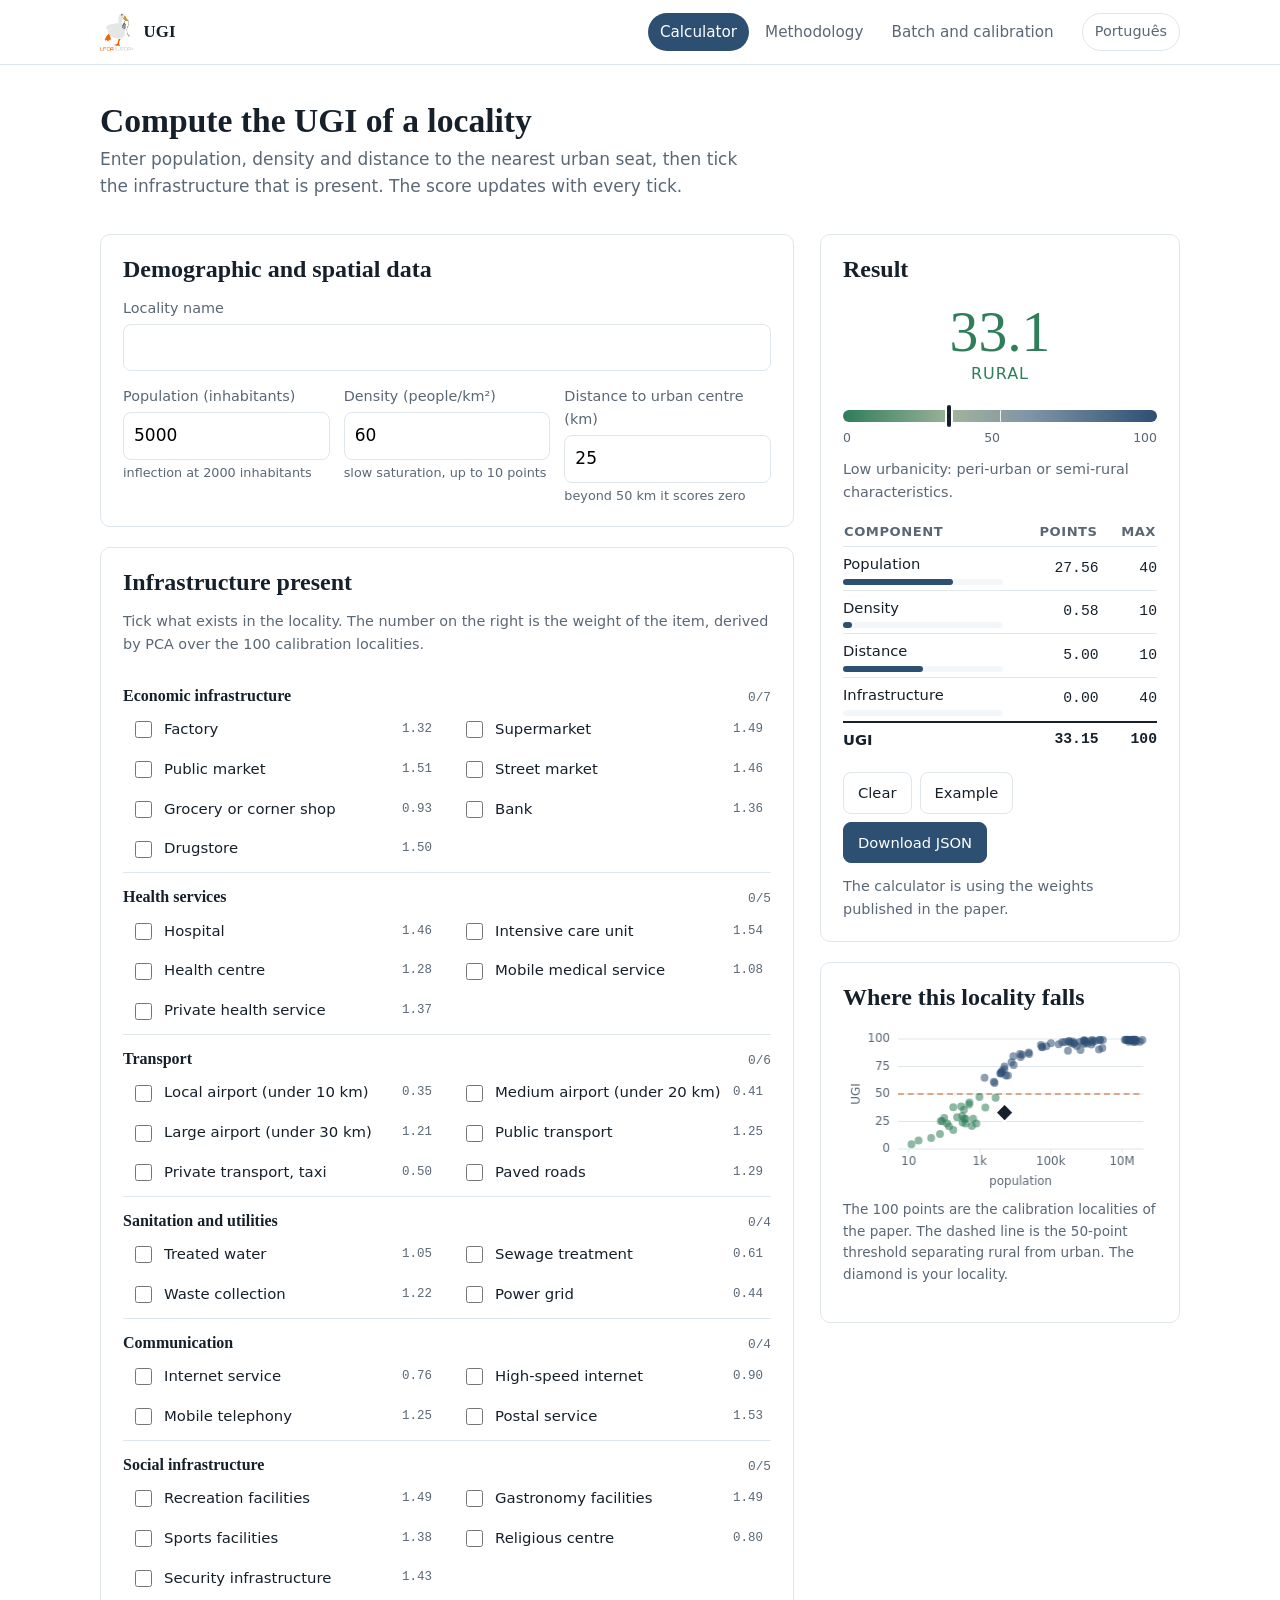
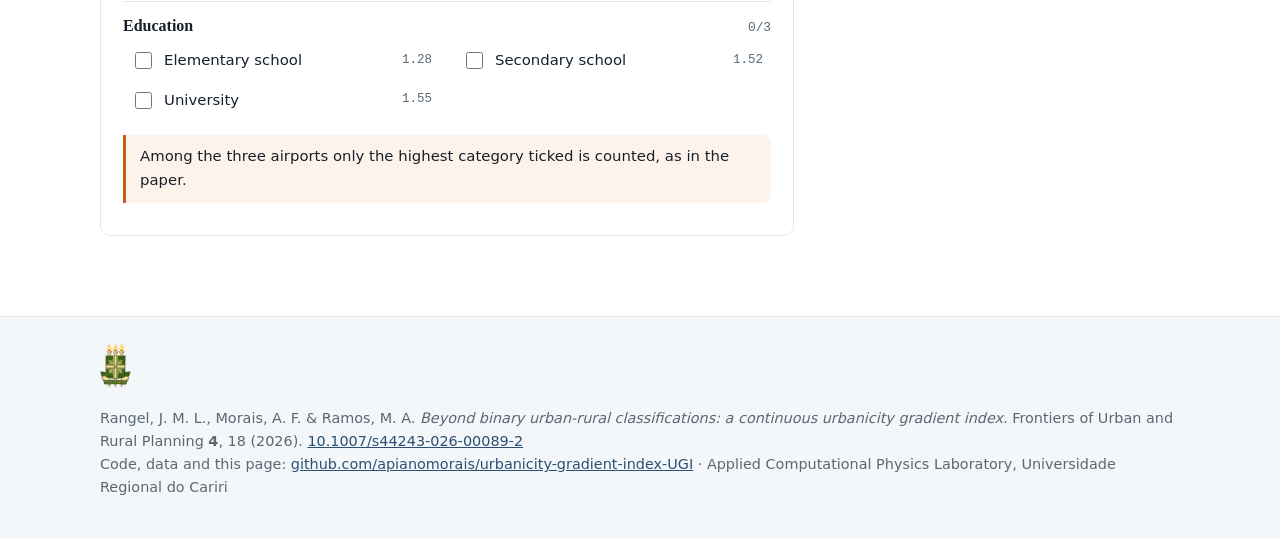
<file: docs/index.html>
<!doctype html>
<html lang="pt-BR">
<head>
<meta charset="utf-8">
<meta name="viewport" content="width=device-width, initial-scale=1">
<title>IGU · Calculadora do Índice de Gradiente de Urbanicidade</title>
<meta name="description" content="Calculadora do Índice de Gradiente de Urbanicidade (IGU/UGI): uma medida contínua de 0 a 100 da urbanicidade de uma localidade.">
<link rel="icon" href="assets/img/lfca.png">
<link rel="stylesheet" href="assets/css/estilo.css">
</head>
<body>

<header class="topo"><div class="envoltorio"></div></header>

<main class="envoltorio">

  <section class="abertura">
    <h1 data-t="t_calc"></h1>
    <p class="linha-fina" data-t="sub_calc"></p>
  </section>

  <div class="grade">

    <div>
      <section class="painel">
        <h2 data-t="h_demo"></h2>
        <div class="campos">
          <div class="campo" style="grid-column: 1 / -1">
            <label for="nome" data-t="l_nome"></label>
            <input type="text" id="nome" style="width:100%;padding:9px 10px;font:inherit;border:1px solid var(--linha);border-radius:8px">
          </div>
          <div class="campo">
            <label for="pop" data-t="l_pop"></label>
            <input type="number" id="pop" min="0" step="1" value="5000">
            <div class="nota" data-t="n_pop"></div>
          </div>
          <div class="campo">
            <label for="dens" data-t="l_dens"></label>
            <input type="number" id="dens" min="0" step="any" value="60">
            <div class="nota" data-t="n_dens"></div>
          </div>
          <div class="campo">
            <label for="dist" data-t="l_dist"></label>
            <input type="number" id="dist" min="0" step="any" value="25">
            <div class="nota" data-t="n_dist"></div>
          </div>
        </div>
      </section>

      <section class="painel">
        <h2 data-t="h_infra"></h2>
        <p class="recado" data-t="sub_infra"></p>
        <div id="dominios"></div>
        <div class="aviso" data-t="aero_aviso"></div>
      </section>
    </div>

    <div class="resultado">
      <section class="painel">
        <h2 data-t="h_result"></h2>
        <div class="marcador" id="marcador">
          <div class="valor" id="valor">0,0</div>
          <div class="classe" id="classe"></div>
        </div>
        <div class="trilho"><div class="meio"></div><div class="agulha" id="agulha" style="left:0%"></div></div>
        <div class="escala"><span>0</span><span>50</span><span>100</span></div>
        <p class="recado" id="interpretacao" style="margin-top:10px"></p>

        <table class="parcelas">
          <thead><tr>
            <th data-t="c_parcela"></th>
            <th style="text-align:right" data-t="c_pontos"></th>
            <th style="text-align:right" data-t="c_max"></th>
          </tr></thead>
          <tbody id="parcelas"></tbody>
        </table>

        <div class="botoes">
          <button class="botao" id="limpar" data-t="b_limpar"></button>
          <button class="botao" id="exemplo" data-t="b_exemplo"></button>
          <button class="botao cheio" id="json" data-t="b_json"></button>
        </div>
        <p class="recado" id="fonte-pesos" style="margin:12px 0 0"></p>
      </section>

      <section class="painel">
        <h2 data-t="h_mapa"></h2>
        <canvas class="tela" id="mapa"></canvas>
        <p class="legenda" data-t="leg_mapa"></p>
      </section>
    </div>

  </div>
</main>

<footer class="rodape"><div class="envoltorio"></div></footer>

<script src="assets/js/dados.js"></script>
<script src="assets/js/igu.js"></script>
<script src="assets/js/calculadora.js"></script>
</body>
</html>
</file>
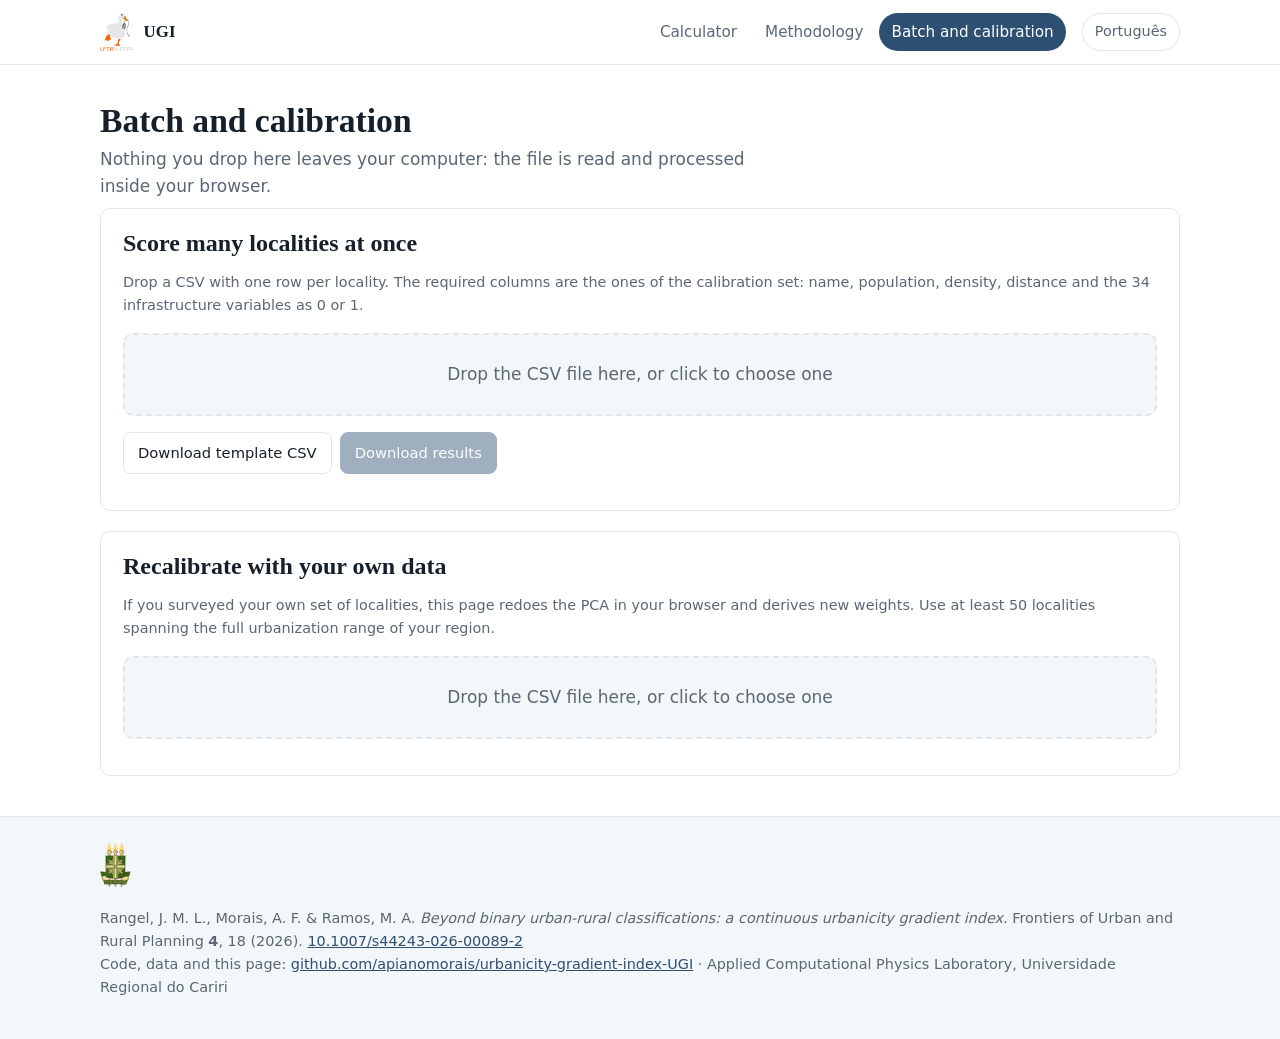
<file: docs/lote.html>
<!doctype html>
<html lang="pt-BR">
<head>
<meta charset="utf-8">
<meta name="viewport" content="width=device-width, initial-scale=1">
<title>IGU · Lote e calibração</title>
<meta name="description" content="Calcule o IGU de muitas localidades a partir de um CSV, ou recalibre os pesos com o seu próprio conjunto de dados.">
<link rel="icon" href="assets/img/lfca.png">
<link rel="stylesheet" href="assets/css/estilo.css">
</head>
<body>

<header class="topo"><div class="envoltorio"></div></header>

<main class="envoltorio">
  <section class="abertura">
    <h1 data-t="t_lote"></h1>
    <p class="linha-fina"
       data-tpt="Nada do que você soltar aqui sai do seu computador: o arquivo é lido e processado dentro do navegador."
       data-ten="Nothing you drop here leaves your computer: the file is read and processed inside your browser."></p>
  </section>

  <section class="painel">
    <h2 data-t="h_lote"></h2>
    <p class="recado" data-t="sub_lote"></p>
    <label class="soltar" id="solta-lote">
      <input type="file" id="arq-lote" accept=".csv,text/csv">
      <span data-t="solte"></span>
    </label>
    <div class="botoes">
      <button class="botao" id="modelo" data-t="b_modelo"></button>
      <button class="botao cheio" id="baixar-lote" data-t="b_resultado" disabled></button>
    </div>
    <p class="recado" id="recado-lote"></p>
    <div class="rolagem" id="rolagem-lote" style="display:none;margin-top:12px">
      <table class="dados">
        <thead><tr id="cab-lote"></tr></thead>
        <tbody id="corpo-lote"></tbody>
      </table>
    </div>
  </section>

  <section class="painel">
    <h2 data-t="h_recal"></h2>
    <p class="recado" data-t="sub_recal"></p>
    <label class="soltar" id="solta-cal">
      <input type="file" id="arq-cal" accept=".csv,text/csv">
      <span data-t="solte"></span>
    </label>
    <p class="recado" id="recado-cal"></p>
    <div id="saida-cal" style="display:none">
      <div class="grade" style="grid-template-columns:1fr 1fr;gap:20px;margin:16px 0 0">
        <div class="rolagem">
          <table class="dados">
            <thead><tr>
              <th data-tpt="Variável" data-ten="Variable"></th>
              <th style="text-align:right" data-tpt="Seu peso" data-ten="Your weight"></th>
              <th style="text-align:right" data-tpt="Artigo" data-ten="Paper"></th>
            </tr></thead>
            <tbody id="corpo-cal"></tbody>
          </table>
        </div>
        <div>
          <canvas class="tela" id="grafico-cal"></canvas>
          <p class="legenda"
             data-tpt="Cada ponto é uma variável: no eixo horizontal o peso publicado, no vertical o peso que os seus dados produzem. A diagonal é a concordância perfeita."
             data-ten="Each point is a variable: the published weight on the horizontal axis, the weight your data produce on the vertical one. The diagonal is perfect agreement."></p>
        </div>
      </div>
      <div class="botoes">
        <button class="botao cheio" id="usar-cal" data-t="b_usar"></button>
        <button class="botao" id="voltar-cal" data-t="b_voltar"></button>
      </div>
      <p class="recado" id="estado-pesos"></p>
    </div>
  </section>
</main>

<footer class="rodape"><div class="envoltorio"></div></footer>

<script src="assets/js/dados.js"></script>
<script src="assets/js/igu.js"></script>
<script src="assets/js/lote.js"></script>
</body>
</html>
</file>
<file: docs/assets/css/estilo.css>
/* Índice de Gradiente de Urbanicidade: folha de estilo única do sítio.
   A paleta vai do verde (rural) ao ardósia (urbano), que é o próprio
   gradiente que o índice mede. */

:root {
  --tinta: #16202b;
  --tinta-suave: #5a6775;
  --papel: #ffffff;
  --papel-2: #f4f7f9;
  --linha: #dfe6ec;
  --rural: #2f7d5a;
  --rural-claro: #d8ece2;
  --urbano: #2d4f72;
  --urbano-claro: #dde7f2;
  --destaque: #c2601c;
  --sombra: 0 1px 2px rgba(22, 32, 43, .06), 0 8px 24px rgba(22, 32, 43, .06);
  --raio: 10px;
  --serif: "Iowan Old Style", "Palatino Linotype", Palatino, Georgia, serif;
  --sans: system-ui, -apple-system, "Segoe UI", Roboto, Helvetica, Arial, sans-serif;
  --mono: ui-monospace, SFMono-Regular, Menlo, Consolas, monospace;
}

* { box-sizing: border-box; }

html { scroll-behavior: smooth; }

body {
  margin: 0;
  font-family: var(--sans);
  font-size: 17px;
  line-height: 1.6;
  color: var(--tinta);
  background: var(--papel);
}

h1, h2, h3 { font-family: var(--serif); line-height: 1.2; font-weight: 600; }
h1 { font-size: 2.1rem; margin: 0 0 .3rem; }
h2 { font-size: 1.5rem; margin: 2.4rem 0 .8rem; }
h3 { font-size: 1.15rem; margin: 1.6rem 0 .5rem; }
p { margin: 0 0 1rem; }
a { color: var(--urbano); }

.envoltorio { max-width: 1120px; margin: 0 auto; padding: 0 20px; }

/* ---- cabeçalho ---- */
.topo {
  border-bottom: 1px solid var(--linha);
  background: var(--papel);
  position: sticky; top: 0; z-index: 20;
}
.topo .envoltorio { display: flex; align-items: center; gap: 16px; min-height: 64px; }
.marca { display: flex; align-items: center; gap: 10px; text-decoration: none; color: inherit; }
.marca img { height: 38px; width: auto; display: block; }
.marca strong { font-family: var(--serif); font-size: 1.05rem; letter-spacing: .01em; }
.menu { display: flex; gap: 4px; margin-left: auto; flex-wrap: wrap; }
.menu a {
  padding: 7px 12px; border-radius: 999px; text-decoration: none;
  color: var(--tinta-suave); font-size: .95rem;
}
.menu a:hover { background: var(--papel-2); color: var(--tinta); }
.menu a.aqui { background: var(--urbano); color: #fff; }
.idioma {
  border: 1px solid var(--linha); background: var(--papel); color: var(--tinta-suave);
  border-radius: 999px; padding: 6px 12px; font: inherit; font-size: .9rem; cursor: pointer;
}
.idioma:hover { border-color: var(--urbano); color: var(--urbano); }

/* ---- abertura ---- */
.abertura { padding: 36px 0 8px; }
.abertura p.linha-fina { color: var(--tinta-suave); max-width: 62ch; margin-bottom: 0; }

/* ---- grade da calculadora ---- */
.grade { display: grid; grid-template-columns: 1fr 360px; gap: 26px; align-items: start;
         margin: 26px 0 60px; }
.painel {
  background: var(--papel); border: 1px solid var(--linha);
  border-radius: var(--raio); padding: 20px 22px; margin-bottom: 20px;
}
.painel > h2:first-child, .painel > h3:first-child { margin-top: 0; }

.campos { display: grid; grid-template-columns: repeat(3, 1fr); gap: 14px; }
.campo label { display: block; font-size: .9rem; color: var(--tinta-suave); margin-bottom: 4px; }
.campo input[type="number"] {
  width: 100%; padding: 9px 10px; font: inherit;
  border: 1px solid var(--linha); border-radius: 8px; background: var(--papel);
}
.campo input:focus { outline: 2px solid var(--urbano); outline-offset: -1px; }
.campo .nota { font-size: .8rem; color: var(--tinta-suave); margin-top: 3px; }

/* ---- infraestrutura ---- */
.dominio { border-top: 1px solid var(--linha); padding: 14px 0 6px; }
.dominio:first-of-type { border-top: 0; }
.dominio h3 { margin: 0 0 8px; font-size: 1rem; display: flex; align-items: baseline; gap: 10px; }
.dominio h3 .conta { font-family: var(--mono); font-size: .8rem; color: var(--tinta-suave);
                     font-weight: 400; margin-left: auto; }
.itens { display: grid; grid-template-columns: repeat(auto-fill, minmax(230px, 1fr)); gap: 6px 14px; }
.item { display: flex; align-items: center; gap: 9px; padding: 5px 8px; border-radius: 7px; cursor: pointer; }
.item:hover { background: var(--papel-2); }
.item input { width: 17px; height: 17px; accent-color: var(--urbano); flex: none; }
.item span { font-size: .93rem; }
.item .peso { margin-left: auto; font-family: var(--mono); font-size: .78rem; color: var(--tinta-suave); }
.item.ligado .peso { color: var(--urbano); }

/* ---- resultado ---- */
.resultado { position: sticky; top: 84px; }
.marcador { text-align: center; padding: 6px 0 14px; }
.marcador .valor { font-family: var(--serif); font-size: 3.6rem; line-height: 1; }
.marcador .classe { font-size: 1rem; letter-spacing: .06em; text-transform: uppercase; }
.rural .valor, .rural .classe { color: var(--rural); }
.urbano .valor, .urbano .classe { color: var(--urbano); }
.trilho { height: 12px; border-radius: 999px; position: relative; margin: 10px 0 6px;
          background: linear-gradient(90deg, var(--rural) 0%, #9fb49a 35%, #7f93a6 60%, var(--urbano) 100%); }
.trilho .agulha {
  position: absolute; top: -5px; width: 4px; height: 22px; border-radius: 2px;
  background: var(--tinta); box-shadow: 0 0 0 2px #fff;
  transition: left .25s ease;
}
.trilho .meio { position: absolute; top: -3px; left: 50%; width: 1px; height: 18px;
                background: rgba(255, 255, 255, .85); }
.escala { display: flex; justify-content: space-between; font-size: .78rem; color: var(--tinta-suave); }

.parcelas { width: 100%; border-collapse: collapse; margin-top: 14px; font-size: .92rem; }
.parcelas th { text-align: left; font-weight: 600; color: var(--tinta-suave); font-size: .82rem;
               text-transform: uppercase; letter-spacing: .04em; padding-bottom: 4px; }
.parcelas td { padding: 5px 0; border-top: 1px solid var(--linha); }
.parcelas td.n { text-align: right; font-family: var(--mono); }
.parcelas tr.total td { border-top: 2px solid var(--tinta); font-weight: 700; }
.barrinha { height: 6px; border-radius: 3px; background: var(--papel-2); margin-top: 3px; }
.barrinha i { display: block; height: 100%; border-radius: 3px; background: var(--urbano); }

.botoes { display: flex; gap: 8px; flex-wrap: wrap; margin-top: 16px; }
.botao {
  font: inherit; font-size: .92rem; padding: 8px 14px; border-radius: 8px; cursor: pointer;
  border: 1px solid var(--linha); background: var(--papel); color: var(--tinta);
}
.botao:hover { border-color: var(--urbano); color: var(--urbano); }
.botao.cheio { background: var(--urbano); border-color: var(--urbano); color: #fff; }
.botao.cheio:hover { background: #24405e; color: #fff; }
.botao:disabled { opacity: .45; cursor: not-allowed; }
.botao:disabled:hover { border-color: var(--linha); color: inherit; }

/* ---- gráfico ---- */
.tela { width: 100%; height: auto; display: block; }
.legenda { font-size: .85rem; color: var(--tinta-suave); margin-top: 8px; }

/* ---- tabelas gerais ---- */
table.dados { width: 100%; border-collapse: collapse; font-size: .93rem; }
table.dados th { background: var(--urbano); color: #fff; text-align: left; padding: 8px 10px;
                 font-weight: 600; position: sticky; top: 0; }
table.dados td { padding: 7px 10px; border-bottom: 1px solid var(--linha); }
table.dados tr:nth-child(even) td { background: var(--papel-2); }
table.dados td.n { text-align: right; font-family: var(--mono); }
.rolagem { max-height: 460px; overflow: auto; border: 1px solid var(--linha); border-radius: var(--raio); }

/* ---- equações e código ---- */
.equacao { background: var(--papel-2); border-radius: var(--raio); padding: 14px 18px; margin: 10px 0 18px;
           overflow-x: auto; }
.equacao .rotulo { font-size: .85rem; color: var(--tinta-suave); margin-bottom: 4px; }
code { font-family: var(--mono); font-size: .9em; background: var(--papel-2); padding: 1px 5px; border-radius: 4px; }
pre { background: #16202b; color: #e8eef4; padding: 14px 16px; border-radius: var(--raio); overflow-x: auto; }
pre code { background: none; color: inherit; padding: 0; }

/* ---- arrastar e soltar ---- */
.soltar {
  display: block;
  border: 2px dashed var(--linha); border-radius: var(--raio); padding: 26px; text-align: center;
  color: var(--tinta-suave); background: var(--papel-2);
}
.soltar.sobre { border-color: var(--urbano); background: var(--urbano-claro); color: var(--tinta); }
.soltar input { display: none; }

.aviso { border-left: 3px solid var(--destaque); background: #fdf3ea; padding: 10px 14px;
         border-radius: 0 8px 8px 0; font-size: .93rem; margin: 12px 0; }
.recado { font-size: .9rem; color: var(--tinta-suave); }

/* ---- rodapé ---- */
.rodape { border-top: 1px solid var(--linha); background: var(--papel-2); padding: 26px 0 40px;
          font-size: .9rem; color: var(--tinta-suave); margin-top: 40px; }
.rodape .envoltorio { display: flex; gap: 20px; align-items: center; flex-wrap: wrap; }
.rodape img { height: 44px; width: auto; }
.rodape a { color: var(--urbano); }

@media (max-width: 900px) {
  .grade { grid-template-columns: 1fr; }
  .resultado { position: static; }
  .campos { grid-template-columns: 1fr; }
  .topo .envoltorio { flex-wrap: wrap; min-height: 0; padding-top: 10px; padding-bottom: 10px; }
}
</file>
